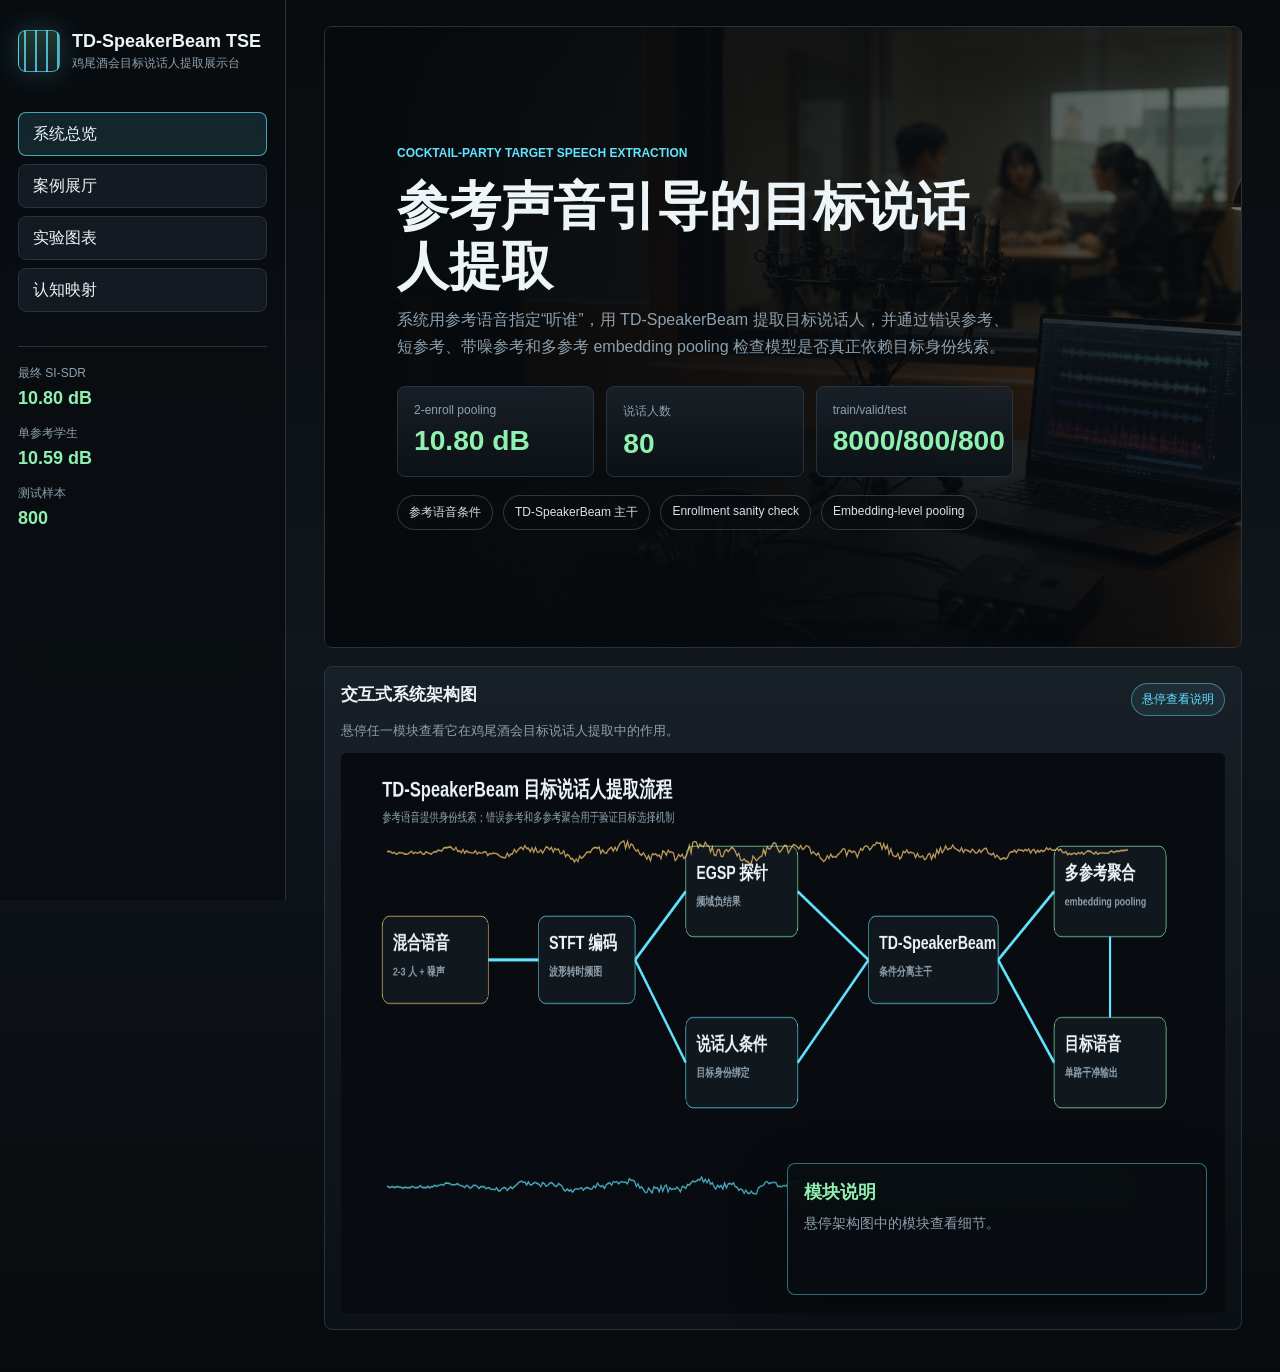
<file: gui/index.html>
<!doctype html>
<html lang="zh-CN">
<head>
  <meta charset="utf-8">
  <meta name="viewport" content="width=device-width, initial-scale=1">
  <title>TD-SpeakerBeam 目标说话人提取展示台</title>
  <link rel="stylesheet" href="styles.css">
</head>
<body>
  <main class="app">
    <aside class="sidebar">
      <div class="brand">
        <span class="brand-mark" aria-hidden="true"></span>
        <div>
          <strong>TD-SpeakerBeam TSE</strong>
          <span>鸡尾酒会目标说话人提取展示台</span>
        </div>
      </div>
      <nav class="nav" aria-label="展示台导航">
        <button class="nav-item active" data-view="overview">系统总览</button>
        <button class="nav-item" data-view="cases">案例展厅</button>
        <button class="nav-item" data-view="charts">实验图表</button>
        <button class="nav-item" data-view="cognition">认知映射</button>
      </nav>
      <div class="side-metrics">
        <span>最终 SI-SDR</span><strong>10.80 dB</strong>
        <span>单参考学生</span><strong>10.59 dB</strong>
        <span>测试样本</span><strong>800</strong>
      </div>
    </aside>

    <section class="main">
      <section class="view active" id="overview">
        <header class="hero">
          <img src="assets/hero-cafe-tse-lab.png" alt="真实声学实验室中的目标说话人提取演示">
          <div class="hero-copy">
            <p class="eyebrow">Cocktail-party target speech extraction</p>
            <h1>参考声音引导的目标说话人提取</h1>
            <p>系统用参考语音指定“听谁”，用 TD-SpeakerBeam 提取目标说话人，并通过错误参考、短参考、带噪参考和多参考 embedding pooling 检查模型是否真正依赖目标身份线索。</p>
            <div class="hero-stats">
              <article><span>2-enroll pooling</span><strong>10.80 dB</strong></article>
              <article><span>说话人数</span><strong>80</strong></article>
              <article><span>train/valid/test</span><strong>8000/800/800</strong></article>
            </div>
            <div class="hero-tags" aria-label="核心模块">
              <span>参考语音条件</span>
              <span>TD-SpeakerBeam 主干</span>
              <span>Enrollment sanity check</span>
              <span>Embedding-level pooling</span>
            </div>
          </div>
        </header>

        <article class="panel architecture-stage">
          <div class="panel-head">
            <div>
            <h2>交互式系统架构图</h2>
              <p>悬停任一模块查看它在鸡尾酒会目标说话人提取中的作用。</p>
            </div>
            <span class="hint">悬停查看说明</span>
          </div>
          <div class="architecture-wrap">
            <canvas id="architectureCanvas" width="1500" height="720"></canvas>
            <button class="hotspot" data-module="mixture" style="left:4.67%;top:29.17%;width:12%;height:15.56%"></button>
            <button class="hotspot" data-module="stft" style="left:22.33%;top:29.17%;width:10.93%;height:15.56%"></button>
            <button class="hotspot" data-module="egsp" style="left:39%;top:16.67%;width:12.67%;height:16.11%"></button>
            <button class="hotspot" data-module="condition" style="left:39%;top:47.22%;width:12.67%;height:16.11%"></button>
            <button class="hotspot" data-module="separator" style="left:59.67%;top:29.17%;width:14.67%;height:15.56%"></button>
            <button class="hotspot" data-module="anchor" style="left:80.67%;top:16.67%;width:12.67%;height:16.11%"></button>
            <button class="hotspot" data-module="target" style="left:80.67%;top:47.22%;width:12.67%;height:16.11%"></button>
            <div class="module-tooltip" id="moduleTooltip">
              <strong>模块说明</strong>
              <p>悬停架构图中的模块查看细节。</p>
            </div>
          </div>
        </article>
      </section>

      <section class="view" id="cases">
        <header class="section-head">
          <div>
            <p class="eyebrow">真实案例展厅</p>
            <h1>三组真实案例：听、看、比。</h1>
          </div>
          <label class="case-picker">
            <span>案例</span>
            <select id="caseSelect">
              <option value="case01">案例 01 · 清晰重叠</option>
              <option value="case02">案例 02 · 同性别混合</option>
              <option value="case03">案例 03 · 密集干扰</option>
            </select>
          </label>
        </header>

        <div class="case-layout">
          <article class="panel spectrum-panel">
            <h2>波形与频谱印象</h2>
            <canvas id="caseCanvas" width="1100" height="560"></canvas>
          </article>
          <article class="audio-stack">
            <div class="audio-card" data-track="mixture"><span>混合语音</span><button class="play-btn" aria-label="播放混合语音"></button><audio preload="metadata"></audio></div>
            <div class="audio-card accent" data-track="ours"><span>目标提取输出</span><button class="play-btn" aria-label="播放目标提取输出"></button><audio preload="metadata"></audio></div>
            <div class="audio-card" data-track="baseline"><span>早期基线输出</span><button class="play-btn" aria-label="播放早期基线输出"></button><audio preload="metadata"></audio></div>
            <div class="audio-card" data-track="target"><span>目标真值</span><button class="play-btn" aria-label="播放目标真值"></button><audio preload="metadata"></audio></div>
          </article>
        </div>
      </section>

      <section class="view" id="charts">
        <header class="section-head">
          <div>
            <p class="eyebrow">实验图表墙</p>
            <h1>用量化图表说明：绝对增益与效率变化。</h1>
          </div>
        </header>
        <div class="chart-grid">
          <article class="panel"><h2>主指标对比</h2><canvas id="barChart" width="760" height="420"></canvas></article>
          <article class="panel"><h2>综合能力雷达图</h2><canvas id="radarChart" width="760" height="420"></canvas></article>
          <article class="panel"><h2>EGSP 频域探针</h2><canvas id="lineChart" width="760" height="420"></canvas></article>
          <article class="panel"><h2>容量与蒸馏</h2><canvas id="effChart" width="760" height="420"></canvas></article>
          <article class="panel"><h2>训练诊断</h2><canvas id="trainChart" width="760" height="420"></canvas></article>
          <article class="panel"><h2>多参考聚合</h2><canvas id="difficultyChart" width="760" height="420"></canvas></article>
          <article class="panel"><h2>参考语音鲁棒性</h2><canvas id="robustChart" width="760" height="420"></canvas></article>
          <article class="panel"><h2>系统诊断路径</h2><canvas id="waterfallChart" width="760" height="420"></canvas></article>
          <article class="panel wide"><h2>失败案例与修正</h2><canvas id="stressChart" width="1300" height="420"></canvas></article>
        </div>
      </section>

      <section class="view" id="cognition">
        <header class="section-head">
          <div>
            <p class="eyebrow">认知机制映射</p>
            <h1>从人类听觉注意到计算模块。</h1>
          </div>
        </header>
        <div class="cog-grid">
          <article class="cog-card"><span>注意目标设定</span><strong>参考语音</strong><p>人在嘈杂环境中不是平均聆听所有声音，而是先形成“我要听这个人”的内部目标。参考语音在系统中承担同样角色：它给出目标说话人的音色、发声习惯和长期频谱轮廓，使任务从盲源分离变成目标导向提取。</p></article>
          <article class="cog-card"><span>听觉对象形成</span><strong>说话人条件</strong><p>人脑会把基频、共振峰、音色、起止时间和短时连续性绑定成一个稳定的听觉对象。模型把参考语音编码成说话人条件，并注入时频主干，让混合语音里与目标身份一致的结构获得更高权重。</p></article>
          <article class="cog-card"><span>自上而下调制</span><strong>频域探针</strong><p>参考语音可以提示目标声纹，但推理时硬加 EGSP 会造成分布偏移。本项目把它作为负结果讨论，说明认知启发模块也必须经过训练一致性检验。</p></article>
          <article class="cog-card"><span>掩蔽抑制</span><strong>条件掩码</strong><p>TD-SpeakerBeam 根据目标 embedding 调制分离网络，压低非目标人声，把“听觉过滤”落到可训练的时域掩码估计上。</p></article>
          <article class="cog-card"><span>注意资源预算</span><strong>学生模型</strong><p>small、mid 和 strong teacher 的容量对照用于分析计算资源与分离质量之间的关系。容量提升比从零蒸馏更稳定。</p></article>
          <article class="cog-card"><span>熟悉声纹记忆</span><strong>多参考聚合</strong><p>两条同说话人参考语音在 embedding 层平均后，能形成更稳定的目标身份线索，将学生模型 SI-SDR 提升到 10.80 dB。</p></article>
        </div>
        <article class="panel">
          <h2>听觉注意计算流程</h2>
          <canvas id="cognitionCanvas" width="1300" height="520"></canvas>
        </article>
      </section>
    </section>
  </main>
  <script src="app.js"></script>
</body>
</html>
</file>
<file: gui/styles.css>
:root {
  color-scheme: dark;
  --bg: #090d11;
  --panel: rgba(18, 24, 30, 0.92);
  --panel-2: rgba(25, 33, 41, 0.92);
  --line: #263340;
  --text: #eef5f8;
  --muted: #8ea0ae;
  --cyan: #62e3ff;
  --green: #8ff0b0;
  --amber: #ffcf77;
  --red: #ff7f86;
}

* { box-sizing: border-box; }

body {
  margin: 0;
  min-height: 100vh;
  background:
    linear-gradient(135deg, rgba(98, 227, 255, 0.05) 0 1px, transparent 1px 22px),
    linear-gradient(180deg, #080b0e, #10161b 48%, #080b0e);
  color: var(--text);
  font-family: Inter, "Segoe UI", "Microsoft YaHei", Arial, sans-serif;
}

button, select { font: inherit; }

.app {
  display: grid;
  grid-template-columns: 286px minmax(0, 1fr);
  min-height: 100vh;
}

.sidebar {
  position: sticky;
  top: 0;
  height: 100vh;
  padding: 24px 18px;
  border-right: 1px solid var(--line);
  background: rgba(9, 13, 17, 0.82);
  backdrop-filter: blur(18px);
}

.brand {
  display: flex;
  align-items: center;
  gap: 12px;
  min-height: 54px;
}

.brand-mark {
  width: 42px;
  height: 42px;
  border: 1px solid rgba(98, 227, 255, 0.62);
  border-radius: 8px;
  background:
    repeating-linear-gradient(90deg, transparent 0 5px, rgba(98, 227, 255, 0.75) 5px 7px, transparent 7px 11px),
    linear-gradient(180deg, rgba(143, 240, 176, 0.20), rgba(98, 227, 255, 0.10));
  box-shadow: 0 0 28px rgba(98, 227, 255, 0.22);
}

.brand strong {
  display: block;
  font-size: 18px;
}

.brand span:last-child {
  display: block;
  margin-top: 3px;
  color: var(--muted);
  font-size: 12px;
}

.nav {
  display: grid;
  gap: 8px;
  margin-top: 34px;
}

.nav-item {
  min-height: 44px;
  border: 1px solid var(--line);
  border-radius: 8px;
  padding: 0 14px;
  background: rgba(25, 33, 41, 0.72);
  color: var(--text);
  text-align: left;
  cursor: pointer;
}

.nav-item.active {
  border-color: rgba(98, 227, 255, 0.68);
  background: rgba(98, 227, 255, 0.12);
}

.side-metrics {
  display: grid;
  gap: 6px;
  margin-top: 34px;
  padding-top: 18px;
  border-top: 1px solid var(--line);
}

.side-metrics span {
  color: var(--muted);
  font-size: 12px;
}

.side-metrics strong {
  margin-bottom: 10px;
  font-size: 18px;
  color: var(--green);
}

.main {
  padding: 26px clamp(18px, 3vw, 38px) 42px;
}

.view { display: none; }
.view.active { display: block; }

.hero {
  position: relative;
  min-height: min(620px, calc(100vh - 52px));
  overflow: hidden;
  border: 1px solid var(--line);
  border-radius: 8px;
  background: #070a0d;
}

.hero img {
  position: absolute;
  inset: 0;
  width: 100%;
  height: 100%;
  object-fit: cover;
  object-position: center;
  opacity: 0.82;
}

.hero::after {
  position: absolute;
  inset: 0;
  background:
    linear-gradient(90deg, rgba(7, 10, 13, 0.96), rgba(7, 10, 13, 0.68) 44%, rgba(7, 10, 13, 0.18)),
    linear-gradient(180deg, rgba(7, 10, 13, 0.20), rgba(7, 10, 13, 0.72));
  content: "";
}

.hero-copy {
  position: relative;
  z-index: 1;
  display: grid;
  align-content: center;
  min-height: min(620px, calc(100vh - 52px));
  max-width: 760px;
  padding: clamp(28px, 6vw, 72px);
}

.eyebrow {
  margin: 0 0 12px;
  color: var(--cyan);
  font-size: 12px;
  font-weight: 700;
  letter-spacing: 0;
  text-transform: uppercase;
}

h1, h2, p { letter-spacing: 0; }

h1 {
  margin: 0;
  font-size: clamp(30px, 5.2vw, 68px);
  line-height: 1.08;
}

.hero h1 {
  max-width: 720px;
  font-size: clamp(34px, 4.1vw, 56px);
  line-height: 1.14;
}

h2 {
  margin: 0 0 14px;
  font-size: 17px;
}

p {
  margin: 12px 0 0;
  color: var(--muted);
  line-height: 1.65;
}

.hero-stats {
  display: grid;
  grid-template-columns: repeat(3, minmax(0, 1fr));
  gap: 12px;
  max-width: 720px;
  margin-top: 26px;
}

.hero-stats article, .panel, .module, .audio-card, .cog-card {
  border: 1px solid var(--line);
  border-radius: 8px;
  background: linear-gradient(180deg, rgba(25, 33, 41, 0.88), rgba(12, 17, 22, 0.94));
}

.hero-stats article {
  padding: 16px;
}

.hero-stats span {
  display: block;
  color: var(--muted);
  font-size: 12px;
}

.hero-stats strong {
  display: block;
  margin-top: 8px;
  color: var(--green);
  font-size: clamp(22px, 2.2vw, 30px);
}

.hero-tags {
  display: flex;
  flex-wrap: wrap;
  gap: 10px;
  margin-top: 18px;
}

.hero-tags span {
  border: 1px solid rgba(238, 245, 248, 0.18);
  border-radius: 999px;
  padding: 8px 11px;
  color: #d7e4e8;
  font-size: 12px;
  background: rgba(9, 13, 17, 0.58);
}

.chart-grid {
  display: grid;
  grid-template-columns: repeat(2, minmax(0, 1fr));
  gap: 16px;
  margin-top: 16px;
}

.panel {
  padding: 16px;
  overflow: hidden;
  min-height: 100%;
}

.panel-head {
  display: flex;
  align-items: flex-start;
  justify-content: space-between;
  gap: 16px;
  margin-bottom: 12px;
}

.panel-head p {
  margin-top: 4px;
  font-size: 13px;
}

.hint {
  flex: 0 0 auto;
  border: 1px solid rgba(98, 227, 255, 0.45);
  border-radius: 999px;
  padding: 7px 10px;
  color: var(--cyan);
  font-size: 12px;
  background: rgba(98, 227, 255, 0.08);
}

.architecture-stage {
  margin-top: 18px;
}

.architecture-wrap {
  position: relative;
}

.architecture-wrap canvas {
  min-height: 560px;
}

.hotspot {
  position: absolute;
  border: 0;
  border-radius: 8px;
  background: transparent;
  box-shadow: inset 0 0 0 1px transparent;
  cursor: help;
}

.hotspot:hover,
.hotspot:focus-visible {
  box-shadow: inset 0 0 0 2px rgba(98, 227, 255, 0.82);
  background: rgba(98, 227, 255, 0.08);
  outline: none;
}

.module-tooltip {
  position: absolute;
  right: 18px;
  bottom: 18px;
  width: min(420px, calc(100% - 36px));
  min-height: 132px;
  border: 1px solid rgba(98, 227, 255, 0.45);
  border-radius: 8px;
  padding: 16px;
  background: rgba(9, 13, 17, 0.86);
  backdrop-filter: blur(14px);
  box-shadow: 0 18px 60px rgba(0, 0, 0, 0.32);
}

.module-tooltip strong {
  display: block;
  color: var(--green);
  font-size: 18px;
}

.module-tooltip p {
  margin-top: 8px;
  font-size: 14px;
}

canvas {
  display: block;
  width: 100%;
  min-height: 300px;
  border-radius: 6px;
  background: #080c10;
}

.section-head {
  display: flex;
  align-items: end;
  justify-content: space-between;
  gap: 18px;
  margin-bottom: 16px;
}

.section-head h1 {
  font-size: clamp(26px, 3.7vw, 48px);
}

.case-picker {
  display: grid;
  gap: 7px;
  min-width: min(360px, 100%);
}

.case-picker span {
  color: var(--muted);
  font-size: 12px;
}

select {
  min-height: 42px;
  border: 1px solid var(--line);
  border-radius: 8px;
  padding: 0 12px;
  background: var(--panel);
  color: var(--text);
}

.case-layout {
  display: grid;
  grid-template-columns: minmax(0, 1.55fr) minmax(260px, 0.45fr);
  gap: 16px;
}

.spectrum-panel canvas {
  min-height: 520px;
}

.audio-stack {
  display: grid;
  gap: 12px;
  align-content: stretch;
}

.audio-card {
  display: grid;
  grid-template-columns: minmax(0, 1fr) 38px;
  gap: 10px;
  align-items: center;
  min-height: 116px;
  padding: 16px;
}

.audio-card.accent {
  border-color: rgba(98, 227, 255, 0.62);
}

.audio-card span {
  font-weight: 700;
}

.play-btn {
  width: 38px;
  height: 38px;
  border: 1px solid rgba(98, 227, 255, 0.58);
  border-radius: 8px;
  background: rgba(98, 227, 255, 0.10);
  cursor: pointer;
}

.play-btn::before {
  display: block;
  width: 0;
  height: 0;
  margin: 0 auto;
  border-top: 8px solid transparent;
  border-bottom: 8px solid transparent;
  border-left: 12px solid var(--cyan);
  content: "";
}

audio { display: none; }

.chart-grid .wide {
  grid-column: 1 / -1;
}

.cog-grid {
  display: grid;
  grid-template-columns: repeat(2, minmax(0, 1fr));
  gap: 14px;
  margin-bottom: 16px;
}

.cog-card {
  min-height: 178px;
  padding: 18px 20px;
}

.cog-card span {
  display: block;
  color: var(--cyan);
  font-size: 12px;
  font-weight: 700;
  text-transform: uppercase;
}

.cog-card strong {
  display: block;
  margin-top: 10px;
  font-size: 20px;
}

.cog-card p {
  font-size: 14px;
  line-height: 1.72;
}

@media (max-width: 1180px) {
  .app { grid-template-columns: 1fr; }
  .sidebar {
    position: sticky;
    z-index: 5;
    height: auto;
  }
  .nav { grid-template-columns: repeat(4, 1fr); }
  .side-metrics { display: none; }
  .chart-grid, .case-layout, .cog-grid {
    grid-template-columns: 1fr;
  }
  .cog-grid {
    grid-template-columns: repeat(2, minmax(0, 1fr));
  }
}

@media (max-width: 680px) {
  .main { padding: 14px 10px 28px; }
  .sidebar { padding: 16px 10px; }
  .nav { grid-template-columns: repeat(2, 1fr); }
  .hero { min-height: auto; }
  .hero img { opacity: 0.38; }
  .hero-copy {
    min-height: auto;
    padding: 26px 18px;
  }
  .hero-stats { grid-template-columns: 1fr; }
  .section-head { align-items: stretch; flex-direction: column; }
  .cog-grid { grid-template-columns: 1fr; }
}
</file>
